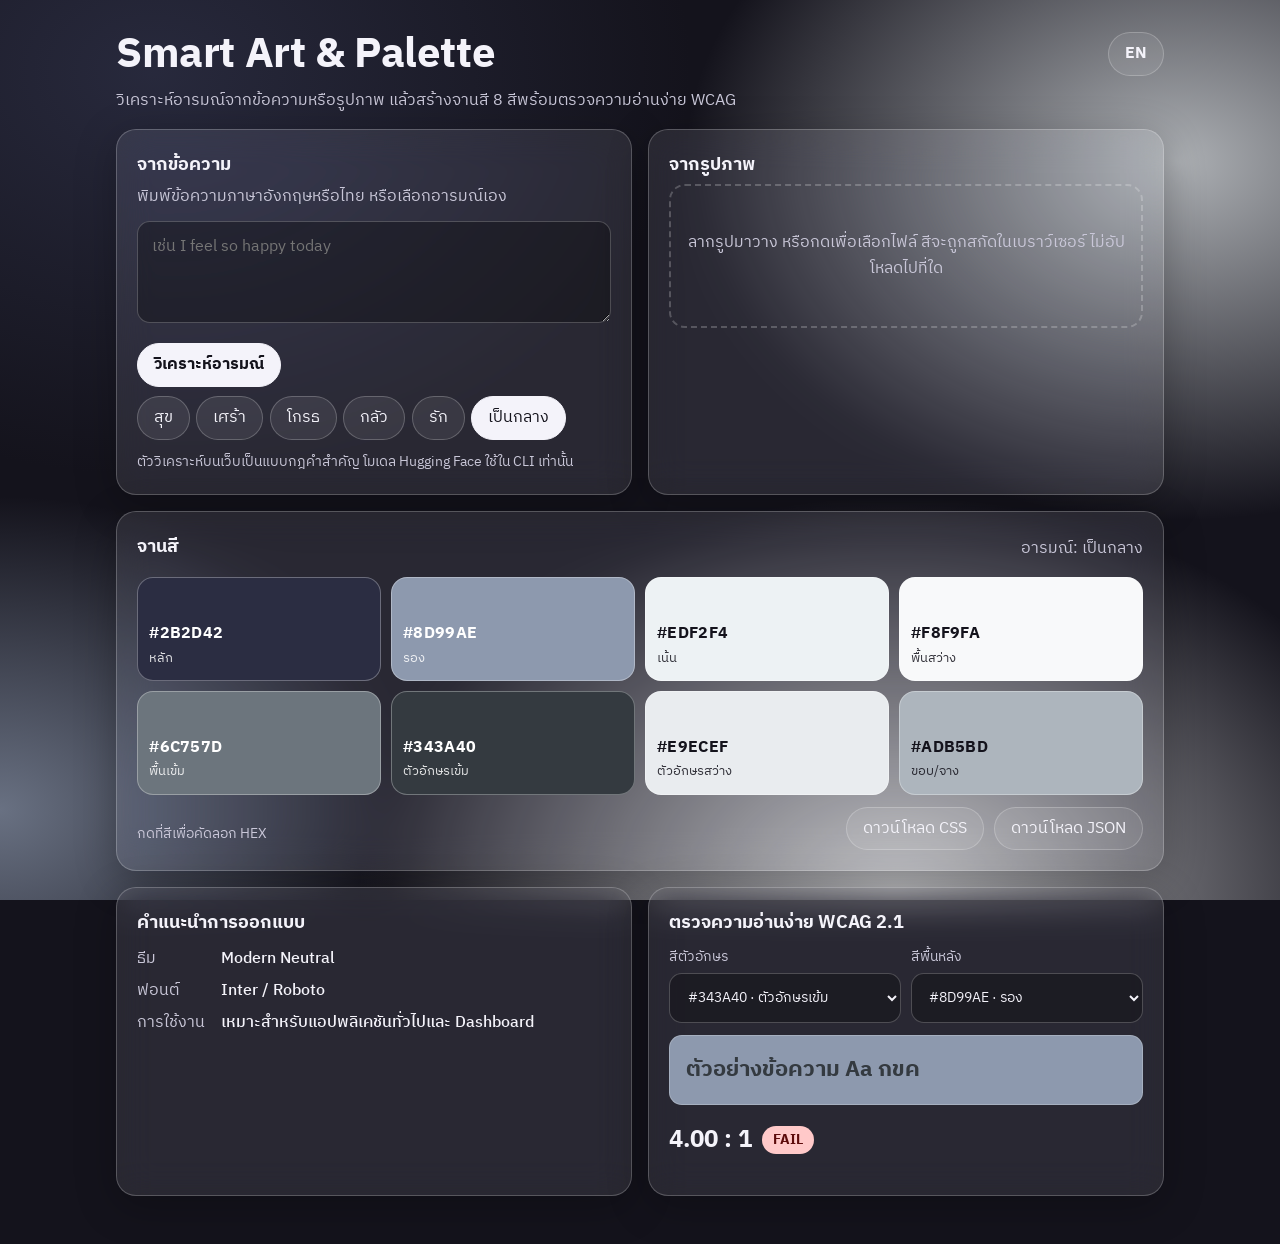
<file: Sprint3/src/index.html>
<!DOCTYPE html>
<html lang="th">
<head>
  <meta charset="UTF-8">
  <meta name="viewport" content="width=device-width, initial-scale=1">
  <title>Smart Art &amp; Palette</title>
  <meta name="description" content="Emotion to color palette generator with WCAG contrast check and image color extractor.">
  <link rel="preconnect" href="https://fonts.googleapis.com">
  <link rel="preconnect" href="https://fonts.gstatic.com" crossorigin>
  <link href="https://fonts.googleapis.com/css2?family=IBM+Plex+Sans+Thai:wght@400;500;700&display=swap" rel="stylesheet">
  <link rel="stylesheet" href="style.css">
</head>
<body>
  <div class="aurora" aria-hidden="true"></div>

  <header class="top">
    <div>
      <h1 data-i18n="title">Smart Art &amp; Palette</h1>
      <p class="sub" data-i18n="subtitle"></p>
    </div>
    <button id="lang-toggle" class="lang" type="button">EN</button>
  </header>

  <main>
    <section class="glass" aria-labelledby="h-text">
      <h2 id="h-text" data-i18n="textTitle"></h2>
      <p class="hint" data-i18n="textHint"></p>
      <label class="sr" for="text-input">Text</label>
      <textarea id="text-input" rows="3"></textarea>
      <div class="row">
        <button id="analyze" class="primary" type="button" data-i18n="analyze"></button>
        <div id="chips" class="chips" role="group" aria-label="Emotion"></div>
      </div>
      <p class="hint small" data-i18n="demoNote"></p>
    </section>

    <section class="glass" aria-labelledby="h-img">
      <h2 id="h-img" data-i18n="imageTitle"></h2>
      <label id="drop" class="drop" for="file">
        <input id="file" type="file" accept="image/*">
        <span data-i18n="imageHint"></span>
        <img id="preview" alt="" hidden>
      </label>
      <canvas id="canvas" hidden></canvas>
    </section>

    <section class="glass wide" aria-labelledby="h-pal">
      <div class="row between">
        <h2 id="h-pal" data-i18n="paletteTitle"></h2>
        <p id="result" class="result" aria-live="polite"></p>
      </div>
      <div id="swatches" class="swatches"></div>
      <div class="row between">
        <p class="hint small" data-i18n="copyHint"></p>
        <div class="row">
          <button id="export-css" class="ghost" type="button" data-i18n="exportCss"></button>
          <button id="export-json" class="ghost" type="button" data-i18n="exportJson"></button>
        </div>
      </div>
    </section>

    <section class="glass" aria-labelledby="h-adv">
      <h2 id="h-adv" data-i18n="adviceTitle"></h2>
      <dl class="advice">
        <dt data-i18n="theme"></dt><dd id="adv-theme"></dd>
        <dt data-i18n="font"></dt><dd id="adv-font"></dd>
        <dt data-i18n="usage"></dt><dd id="adv-usage"></dd>
      </dl>
    </section>

    <section class="glass" aria-labelledby="h-wcag">
      <h2 id="h-wcag" data-i18n="wcagTitle"></h2>
      <div class="pair">
        <label><span data-i18n="fg"></span><select id="sel-fg"></select></label>
        <label><span data-i18n="bg"></span><select id="sel-bg"></select></label>
      </div>
      <div id="wcag-sample" class="sample"></div>
      <p class="row"><strong id="wcag-ratio" class="ratio"></strong><span id="wcag-status" class="badge"></span></p>
    </section>
  </main>

  <div id="status" class="toast" role="status" aria-live="polite"></div>
  <script src="app.js"></script>
</body>
</html>
</file>
<file: Sprint3/src/style.css>
/* Smart Art & Palette - Sprint 3
 * The generated palette (--c1..--c8, set by app.js) recolors the aurora backdrop,
 * so the whole page shows the emotion it just analyzed. */
:root {
  --c1: #2B2D42; --c2: #8D99AE; --c3: #EDF2F4; --c4: #F8F9FA;
  --c5: #6C757D; --c6: #343A40; --c7: #E9ECEF; --c8: #ADB5BD;
  --ink: #f4f3fa;
  --ink-soft: #c9c7d8;
  --base: #14131c;
  --glass: rgba(255, 255, 255, .09);
  --glass-edge: rgba(255, 255, 255, .22);
  --focus: #ffffff;
  --font: "IBM Plex Sans Thai", "Noto Sans Thai", system-ui, -apple-system, "Segoe UI", sans-serif;
  box-sizing: border-box;
}
*, *::before, *::after { box-sizing: inherit; }
html { scroll-padding-top: 1rem; }
body {
  margin: 0; min-height: 100vh; color: var(--ink); background: var(--base);
  font: 400 1rem/1.6 var(--font);
}

.aurora {
  position: fixed; inset: 0; z-index: -1;
  background:
    radial-gradient(60vmax 45vmax at 12% 8%, color-mix(in srgb, var(--c1) 85%, transparent), transparent 70%),
    radial-gradient(55vmax 40vmax at 92% 18%, color-mix(in srgb, var(--c3) 70%, transparent), transparent 70%),
    radial-gradient(60vmax 45vmax at 70% 100%, color-mix(in srgb, var(--c4) 75%, transparent), transparent 70%),
    radial-gradient(45vmax 35vmax at 0% 90%, color-mix(in srgb, var(--c2) 70%, transparent), transparent 70%),
    var(--base);
  transition: background .6s ease;
}

.top {
  display: flex; justify-content: space-between; align-items: flex-start; gap: 1rem;
  max-width: 68rem; margin: 0 auto; padding: 2rem 1.25rem 1rem;
}
h1 { margin: 0; font-size: clamp(1.7rem, 4.5vw, 2.6rem); font-weight: 700; letter-spacing: -.01em; line-height: 1.15; }
h2 { margin: 0 0 .25rem; font-size: 1.15rem; font-weight: 700; }
.sub { margin: .5rem 0 0; max-width: 40rem; color: var(--ink-soft); }

main {
  display: grid; gap: 1rem; grid-template-columns: repeat(2, minmax(0, 1fr));
  max-width: 68rem; margin: 0 auto; padding: 0 1.25rem 3rem;
}
.glass {
  padding: 1.25rem; border-radius: 1.25rem;
  background: var(--glass); border: 1px solid var(--glass-edge);
  -webkit-backdrop-filter: blur(18px) saturate(140%); backdrop-filter: blur(18px) saturate(140%);
  box-shadow: 0 10px 40px rgba(0, 0, 0, .25);
}
.wide { grid-column: 1 / -1; }

.hint { margin: 0 0 .75rem; color: var(--ink-soft); max-width: 60ch; }
.small { font-size: .85rem; margin: .75rem 0 0; }
.row { display: flex; flex-wrap: wrap; gap: .6rem; align-items: center; }
.between { justify-content: space-between; }
.sr { position: absolute; width: 1px; height: 1px; overflow: hidden; clip-path: inset(50%); }

textarea, select {
  width: 100%; padding: .7rem .85rem; color: var(--ink); font: inherit;
  background: rgba(0, 0, 0, .3); border: 1px solid var(--glass-edge); border-radius: .8rem;
}
textarea { resize: vertical; margin-bottom: .75rem; }
select option { color: #111; }

button { font: inherit; cursor: pointer; }
.primary, .ghost, .lang, .chip {
  padding: .5rem 1rem; border-radius: 999px; color: var(--ink);
  border: 1px solid var(--glass-edge); background: rgba(255, 255, 255, .08);
}
.primary { background: var(--ink); color: #14131c; font-weight: 700; border-color: var(--ink); }
.lang { font-weight: 700; min-width: 3.2rem; }
.chips { display: flex; flex-wrap: wrap; gap: .4rem; }
.chip[aria-pressed="true"] { background: var(--ink); color: #14131c; border-color: var(--ink); }
.primary:hover, .ghost:hover, .lang:hover, .chip:hover { filter: brightness(1.15); }
:focus-visible { outline: 3px solid var(--focus); outline-offset: 2px; }

.drop {
  display: grid; place-items: center; gap: .75rem; min-height: 9rem; padding: 1rem; text-align: center;
  border: 2px dashed var(--glass-edge); border-radius: 1rem; cursor: pointer; color: var(--ink-soft);
}
.drop.over, .drop:hover, .drop:focus-within { border-color: var(--ink); color: var(--ink); background: rgba(255, 255, 255, .06); }
.drop input { position: absolute; width: 1px; height: 1px; opacity: 0; }
.drop img { max-width: 100%; max-height: 9rem; border-radius: .6rem; }

.result { margin: 0; color: var(--ink-soft); }
.swatches { display: grid; grid-template-columns: repeat(4, minmax(0, 1fr)); gap: .6rem; margin: .75rem 0; }
.swatch {
  display: flex; flex-direction: column; justify-content: flex-end; gap: .1rem; min-height: 6.5rem; padding: .7rem;
  text-align: left; border-radius: 1rem; background: var(--sw); border: 1px solid rgba(255, 255, 255, .3);
}
.swatch[data-tone="dark"] { color: #fff; }
.swatch[data-tone="light"] { color: #14131c; }
.swatch .hex { font-weight: 700; letter-spacing: .02em; }
.swatch .role { font-size: .8rem; opacity: .85; }
.swatch:hover { transform: translateY(-2px); transition: transform .15s; }

.advice { display: grid; grid-template-columns: max-content 1fr; gap: .4rem 1rem; margin: .5rem 0 0; }
.advice dt { color: var(--ink-soft); }
.advice dd { margin: 0; font-weight: 500; }

.pair { display: grid; grid-template-columns: 1fr 1fr; gap: .6rem; margin: .5rem 0 .75rem; }
.pair label { display: grid; gap: .25rem; color: var(--ink-soft); font-size: .9rem; }
.sample { padding: 1rem; border-radius: .8rem; font-size: 1.4rem; font-weight: 700; border: 1px solid var(--glass-edge); }
.ratio { font-size: 1.5rem; }
.badge { padding: .15rem .7rem; border-radius: 999px; font-weight: 700; font-size: .9rem; }
.badge[data-ok="true"] { background: #b9f6ca; color: #0b3d1e; }
.badge[data-ok="false"] { background: #ffc9c9; color: #5c0a0a; }

.toast {
  position: fixed; left: 50%; bottom: max(1.25rem, env(safe-area-inset-bottom)); transform: translate(-50%, 1rem);
  padding: .55rem 1.1rem; border-radius: 999px; background: var(--ink); color: #14131c; font-weight: 500;
  opacity: 0; pointer-events: none; transition: opacity .2s, transform .2s;
}
.toast.show { opacity: 1; transform: translate(-50%, 0); }

@media (max-width: 760px) {
  main { grid-template-columns: 1fr; }
  .swatches { grid-template-columns: repeat(2, minmax(0, 1fr)); }
  .pair { grid-template-columns: 1fr; }
}
@media (prefers-reduced-motion: reduce) {
  *, *::before, *::after { transition: none !important; }
}
@supports not ((backdrop-filter: blur(1px)) or (-webkit-backdrop-filter: blur(1px))) {
  .glass { background: rgba(30, 28, 44, .85); }
}
</file>
